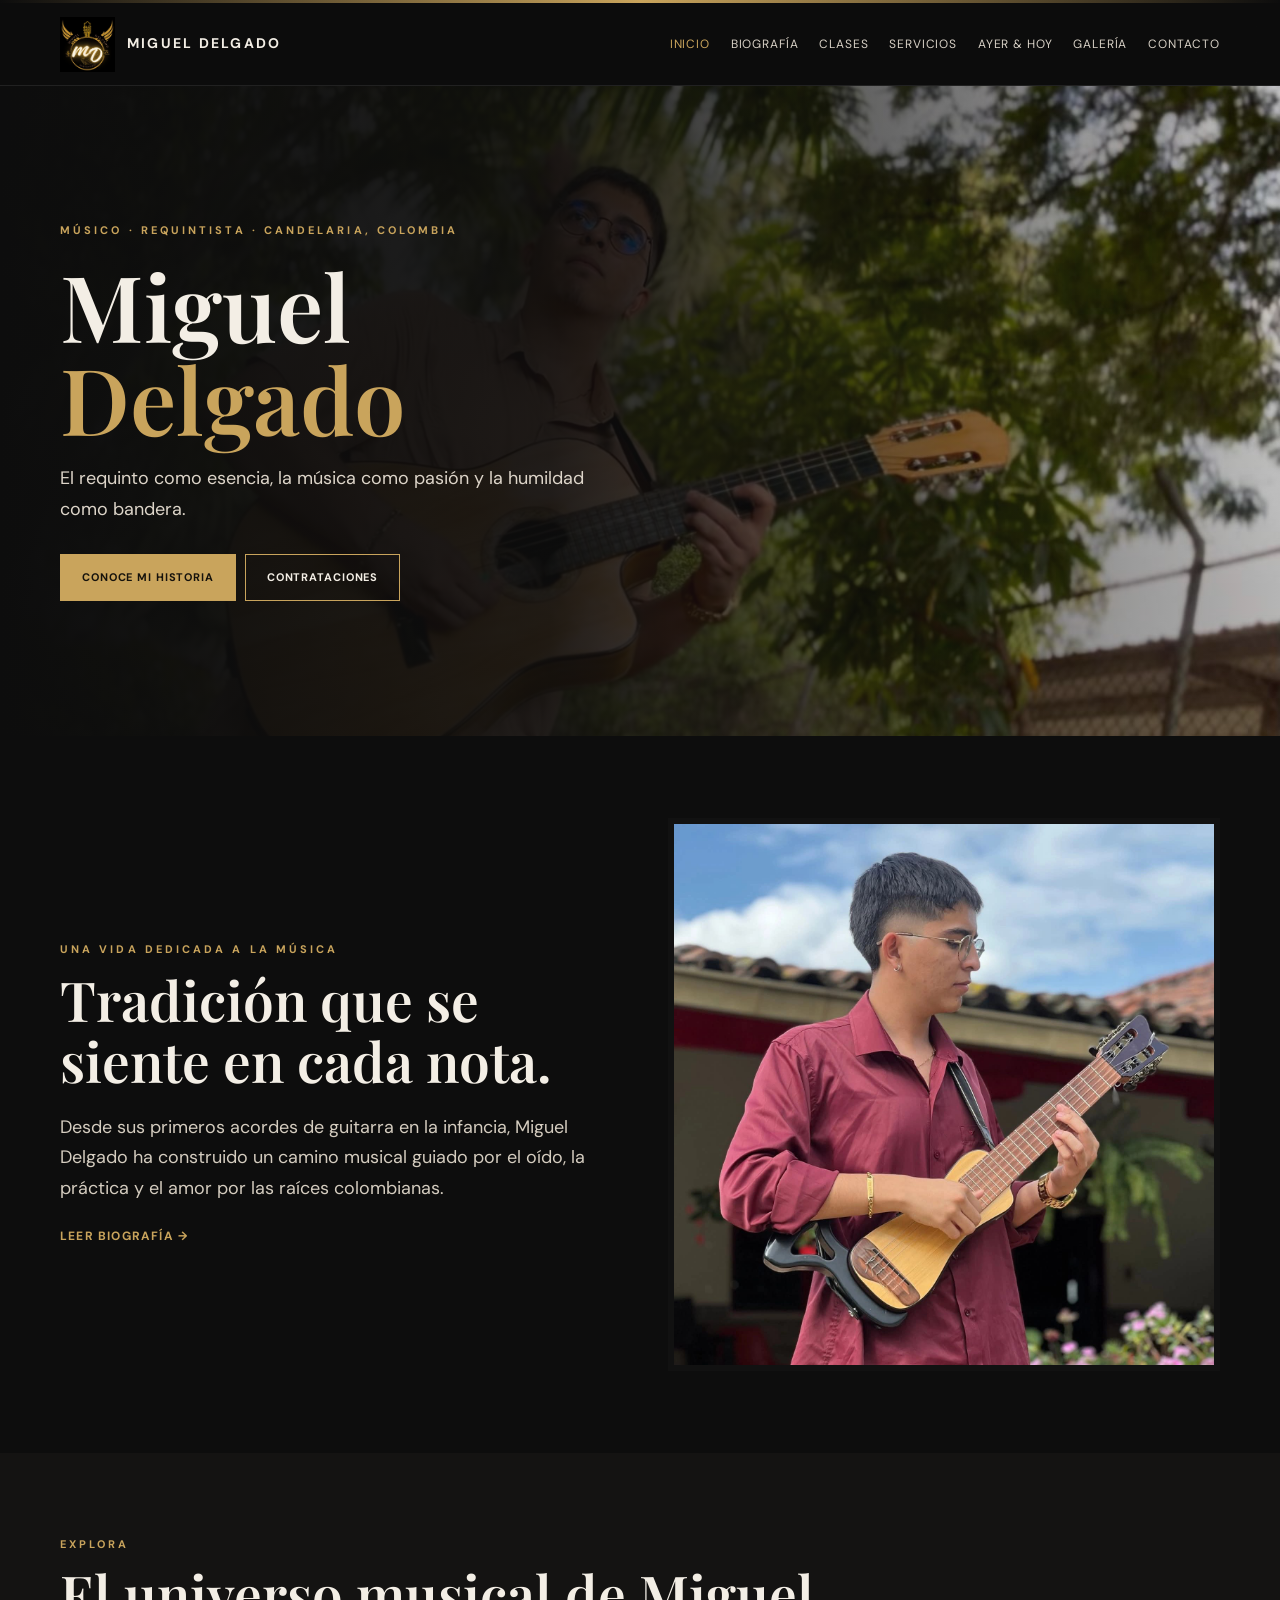
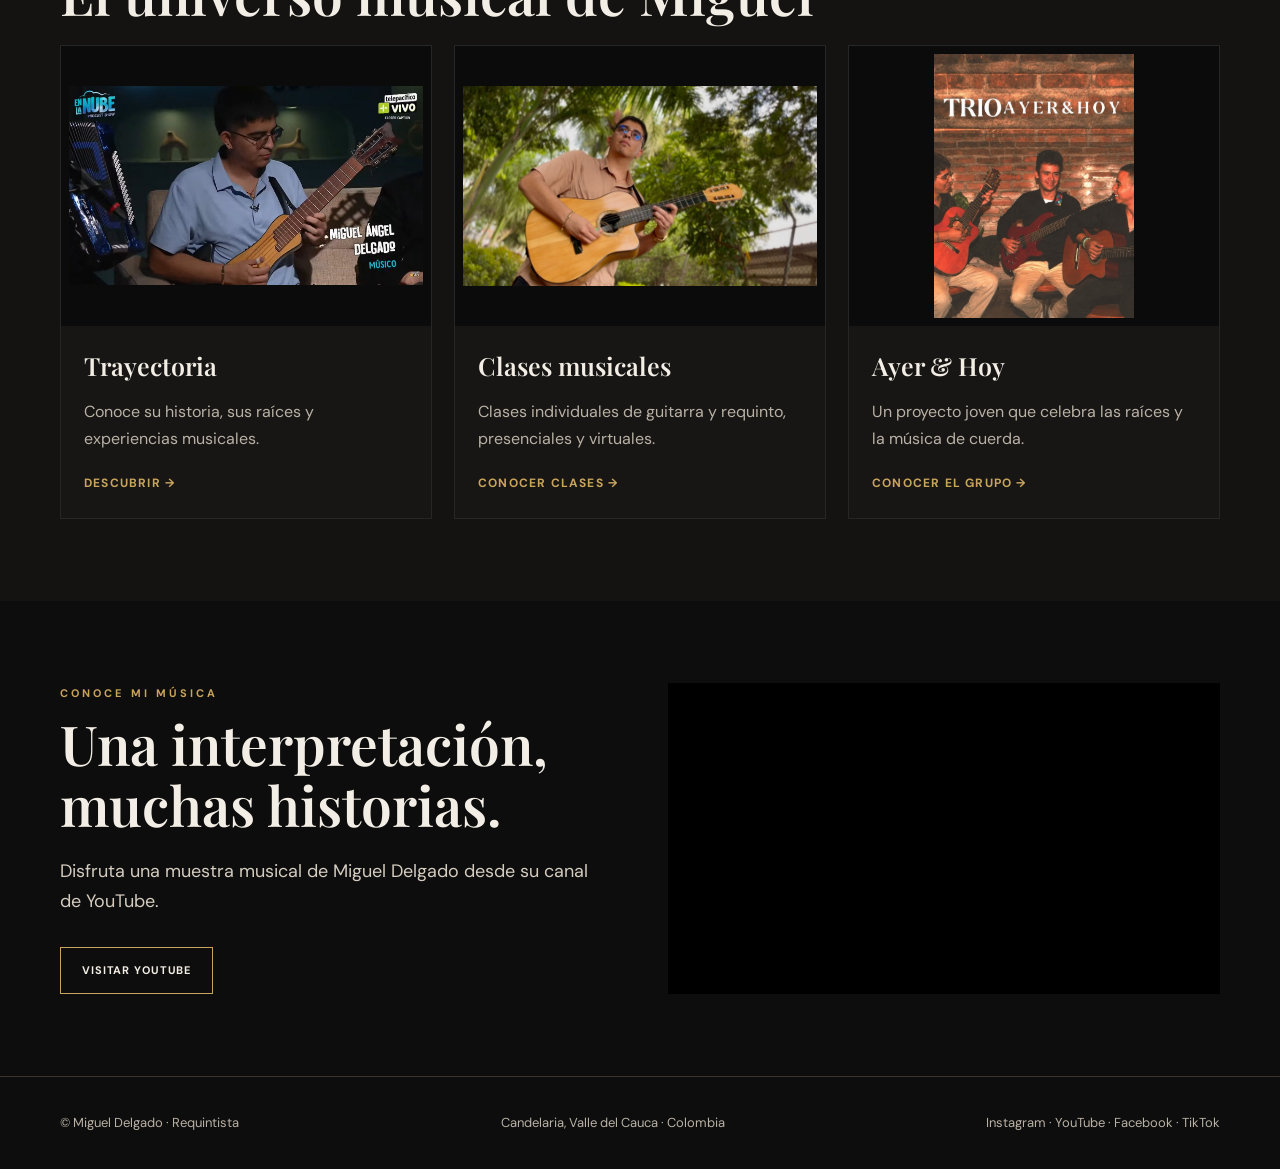
<file: index.html>
<!doctype html><html lang="es"><head><meta charset="utf-8"><meta name="viewport" content="width=device-width, initial-scale=1"><meta name="description" content="Miguel Delgado, músico requintista de Candelaria, Valle del Cauca. Clases, serenatas, presentaciones y música."><title>Index | Miguel Delgado</title><link rel="stylesheet" href="styles.css"></head><body><div class="topline"></div><header><div class="wrap nav"><a class="brand" href="index.html"><img src="assets/logo-miguel.png" alt="Logo Miguel Delgado"><span>MIGUEL DELGADO</span></a><button class="menu" aria-label="Abrir menú">MENÚ</button><nav class="links"><a href="index.html">Inicio</a><a href="biografia.html">Biografía</a><a href="clases.html">Clases</a><a href="servicios.html">Servicios</a><a href="ayer-hoy.html">Ayer & Hoy</a><a href="galeria.html">Galería</a><a href="contacto.html">Contacto</a></nav></div></header><main><section class="hero"><div class="wrap"><div class="inner"><div class="eyebrow">Músico · Requintista · Candelaria, Colombia</div><h1>Miguel<br><span class="gold">Delgado</span></h1><p>El requinto como esencia, la música como pasión y la humildad como bandera.</p><a class="btn primary" href="biografia.html">Conoce mi historia</a><a class="btn" href="contacto.html">Contrataciones</a></div></div></section><section class="section"><div class="wrap split"><div><div class="eyebrow">Una vida dedicada a la música</div><h2>Tradición que se siente en cada nota.</h2><p class="lead">Desde sus primeros acordes de guitarra en la infancia, Miguel Delgado ha construido un camino musical guiado por el oído, la práctica y el amor por las raíces colombianas.</p><a class="textlink" href="biografia.html">Leer biografía →</a></div><img src="assets/miguel-requinto-1.jpg" alt="Miguel Delgado interpretando el requinto"></div></section><section class="section alt"><div class="wrap"><div class="eyebrow">Explora</div><h2>El universo musical de Miguel</h2><div class="grid"><article class="card"><img src="assets/telepacifico.jpg" alt="Miguel en Telepacífico"><div class="pad"><h3>Trayectoria</h3><p>Conoce su historia, sus raíces y experiencias musicales.</p><a class="textlink" href="biografia.html">Descubrir →</a></div></article><article class="card"><img src="assets/miguel-requinto-2.jpg" alt="Miguel tocando guitarra"><div class="pad"><h3>Clases musicales</h3><p>Clases individuales de guitarra y requinto, presenciales y virtuales.</p><a class="textlink" href="clases.html">Conocer clases →</a></div></article><article class="card"><img src="assets/grupo-ayer-hoy.jpg" alt="Grupo Ayer y Hoy"><div class="pad"><h3>Ayer & Hoy</h3><p>Un proyecto joven que celebra las raíces y la música de cuerda.</p><a class="textlink" href="ayer-hoy.html">Conocer el grupo →</a></div></article></div></div></section><section class="section"><div class="wrap split"><div><div class="eyebrow">Conoce mi música</div><h2>Una interpretación, muchas historias.</h2><p class="lead">Disfruta una muestra musical de Miguel Delgado desde su canal de YouTube.</p><a class="btn" href="https://www.youtube.com/@migueldelgado_requinto" target="_blank">Visitar YouTube</a></div><div class="video"><iframe src="https://www.youtube-nocookie.com/embed/1gPIoGZis90" title="Vídeo de Miguel Delgado" loading="lazy" allow="accelerometer; autoplay; clipboard-write; encrypted-media; gyroscope; picture-in-picture; web-share" allowfullscreen></iframe></div></div></section></main><footer><div class="wrap foot"><div>© Miguel Delgado · Requintista</div><div>Candelaria, Valle del Cauca · Colombia</div><div><a href="https://www.instagram.com/migueldelgado526/" target="_blank" rel="noopener">Instagram</a> · <a href="https://www.youtube.com/@migueldelgado_requinto" target="_blank" rel="noopener">YouTube</a> · <a href="https://www.facebook.com/share/1Fcs1bS8Py/?mibextid=wwXIfr" target="_blank" rel="noopener">Facebook</a> · <a href="https://www.tiktok.com/@miguel.delgado0729?is_from_webapp=1&amp;sender_device=pc" target="_blank" rel="noopener">TikTok</a></div></div></footer><script src="script.js"></script></body></html>
</file>
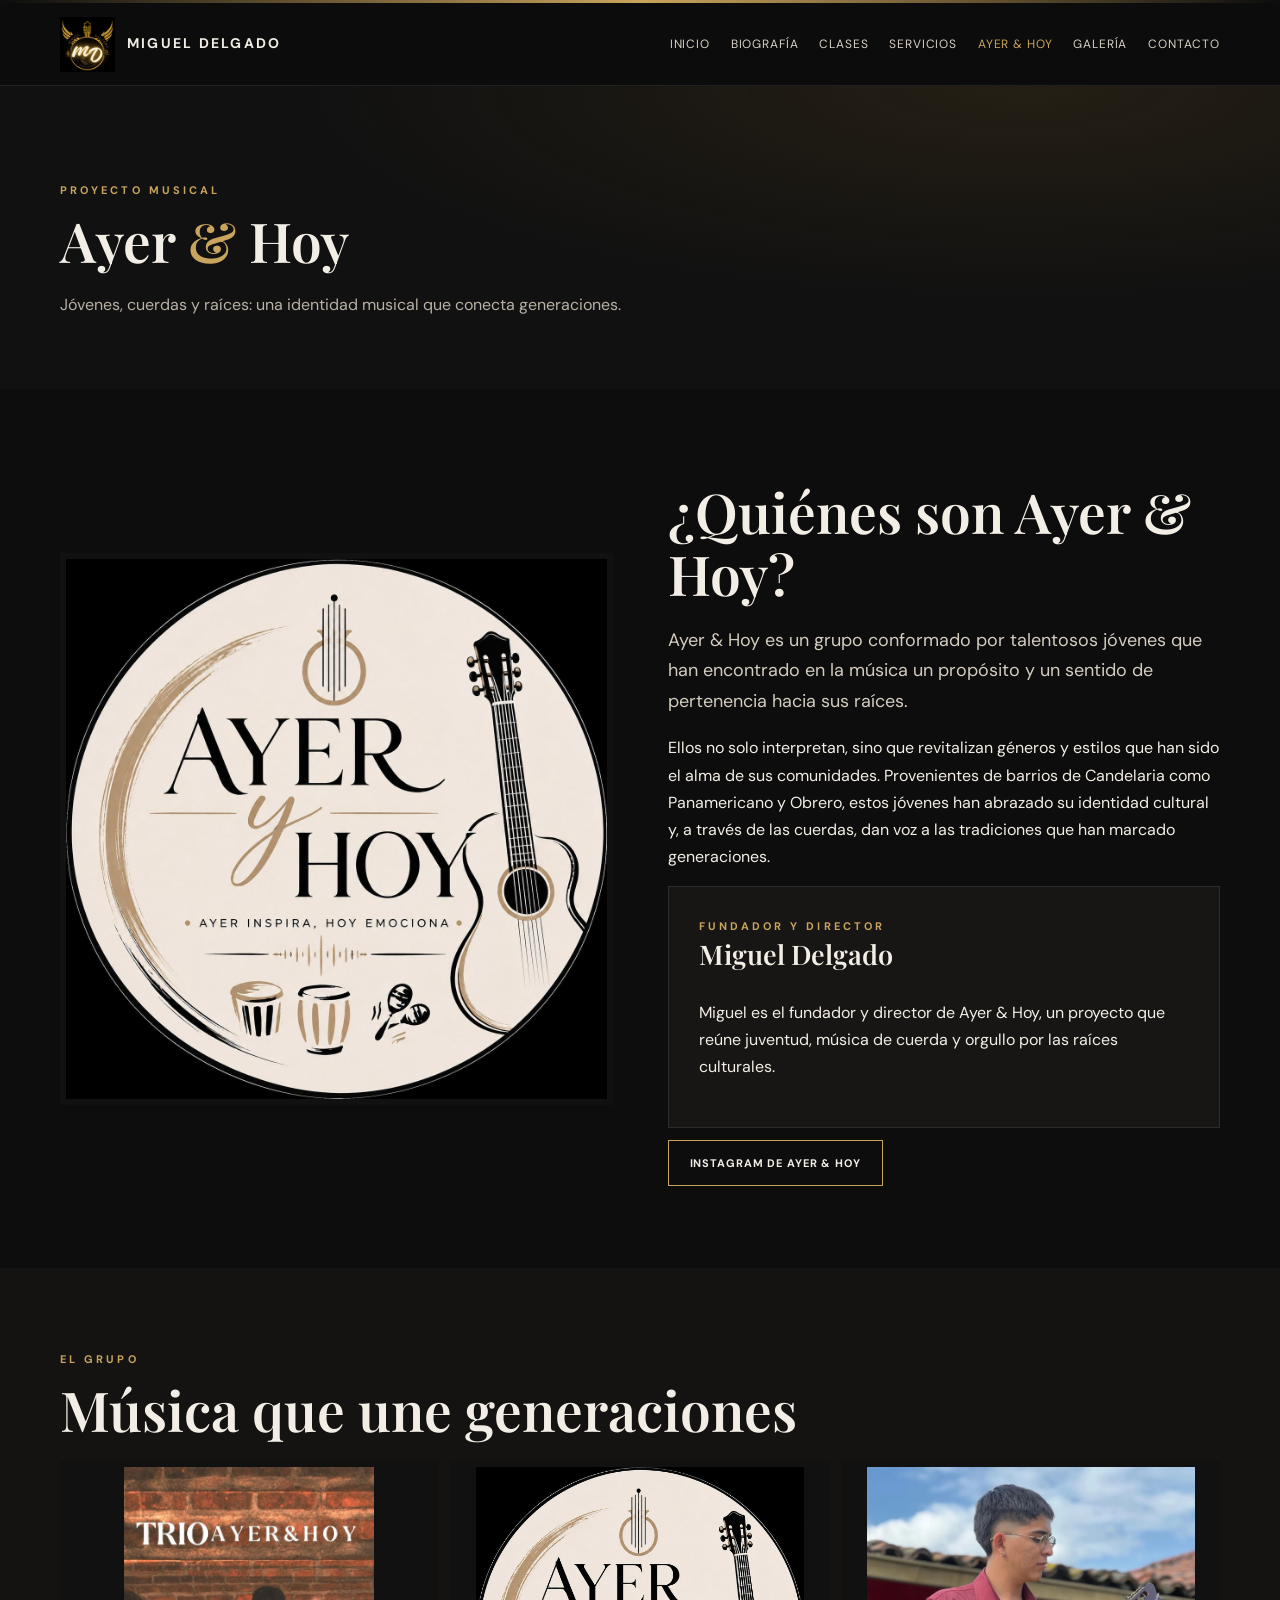
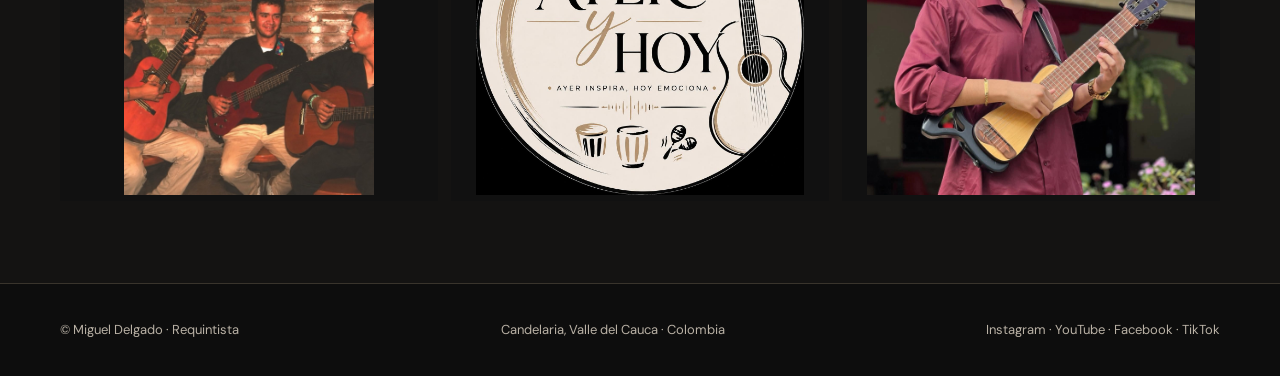
<file: ayer-hoy.html>
<!doctype html><html lang="es"><head><meta charset="utf-8"><meta name="viewport" content="width=device-width, initial-scale=1"><meta name="description" content="Miguel Delgado, músico requintista de Candelaria, Valle del Cauca. Clases, serenatas, presentaciones y música."><title>Ayer Hoy | Miguel Delgado</title><link rel="stylesheet" href="styles.css"></head><body><div class="topline"></div><header><div class="wrap nav"><a class="brand" href="index.html"><img src="assets/logo-miguel.png" alt="Logo Miguel Delgado"><span>MIGUEL DELGADO</span></a><button class="menu" aria-label="Abrir menú">MENÚ</button><nav class="links"><a href="index.html">Inicio</a><a href="biografia.html">Biografía</a><a href="clases.html">Clases</a><a href="servicios.html">Servicios</a><a href="ayer-hoy.html">Ayer & Hoy</a><a href="galeria.html">Galería</a><a href="contacto.html">Contacto</a></nav></div></header><main><section class="pagehead"><div class="wrap"><div class="eyebrow">Proyecto musical</div><h1>Ayer <span class="gold">&</span> Hoy</h1><p>Jóvenes, cuerdas y raíces: una identidad musical que conecta generaciones.</p></div></section><section class="section"><div class="wrap split"><img src="assets/logo-ayer-hoy.png" alt="Logotipo del grupo Ayer y Hoy"><div><h2>¿Quiénes son Ayer & Hoy?</h2><p class="lead">Ayer & Hoy es un grupo conformado por talentosos jóvenes que han encontrado en la música un propósito y un sentido de pertenencia hacia sus raíces.</p><p>Ellos no solo interpretan, sino que revitalizan géneros y estilos que han sido el alma de sus comunidades. Provenientes de barrios de Candelaria como Panamericano y Obrero, estos jóvenes han abrazado su identidad cultural y, a través de las cuerdas, dan voz a las tradiciones que han marcado generaciones.</p><div class="feature"><div class="eyebrow">Fundador y director</div><h3>Miguel Delgado</h3><p>Miguel es el fundador y director de Ayer & Hoy, un proyecto que reúne juventud, música de cuerda y orgullo por las raíces culturales.</p></div><a class="btn" href="https://www.instagram.com/ayery_hoy24/" target="_blank">Instagram de Ayer & Hoy</a></div></div></section><section class="section alt"><div class="wrap"><div class="eyebrow">El grupo</div><h2>Música que une generaciones</h2><div class="gallery"><img src="assets/grupo-ayer-hoy.jpg" alt="Integrantes del grupo Ayer y Hoy"><img src="assets/logo-ayer-hoy.png" alt="Logo Ayer y Hoy"><img src="assets/miguel-requinto-1.jpg" alt="Miguel Delgado, fundador y director"></div></div></section></main><footer><div class="wrap foot"><div>© Miguel Delgado · Requintista</div><div>Candelaria, Valle del Cauca · Colombia</div><div><a href="https://www.instagram.com/migueldelgado526/" target="_blank" rel="noopener">Instagram</a> · <a href="https://www.youtube.com/@migueldelgado_requinto" target="_blank" rel="noopener">YouTube</a> · <a href="https://www.facebook.com/share/1Fcs1bS8Py/?mibextid=wwXIfr" target="_blank" rel="noopener">Facebook</a> · <a href="https://www.tiktok.com/@miguel.delgado0729?is_from_webapp=1&amp;sender_device=pc" target="_blank" rel="noopener">TikTok</a></div></div></footer><script src="script.js"></script></body></html>
</file>
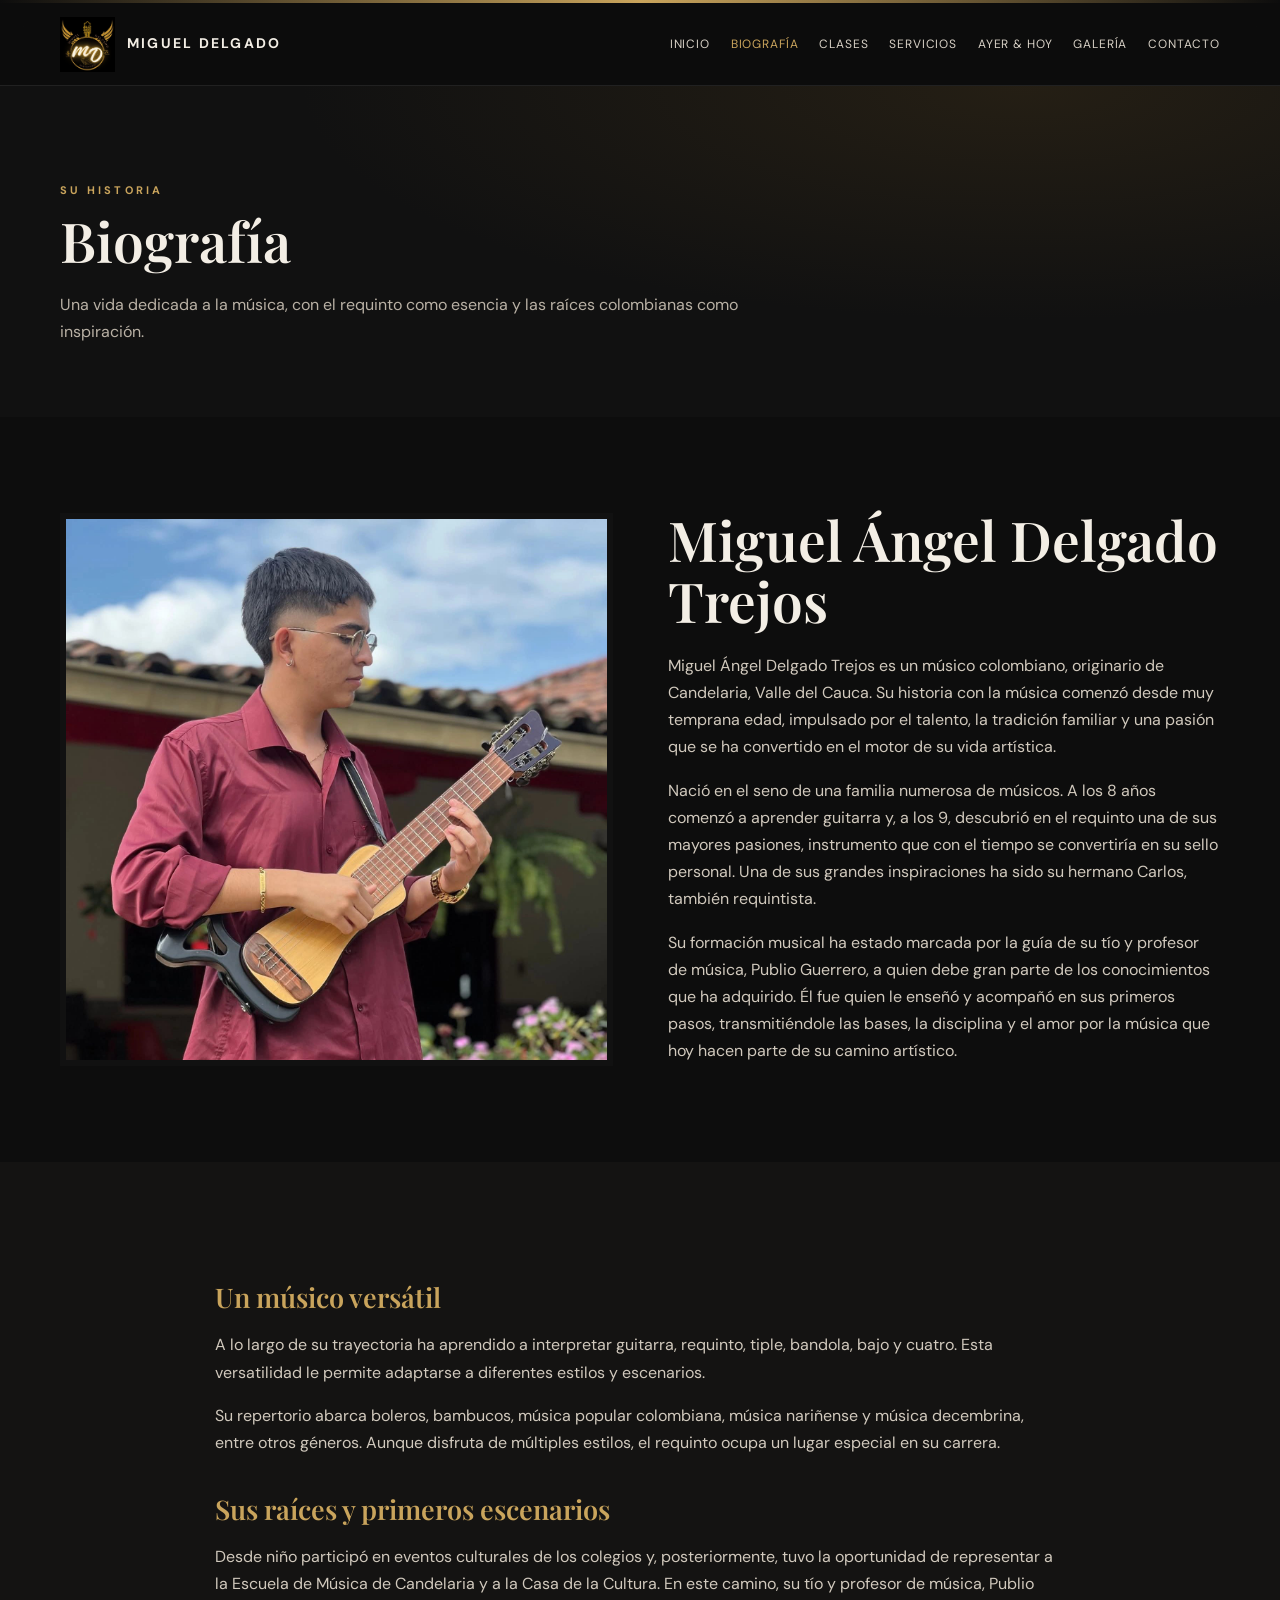
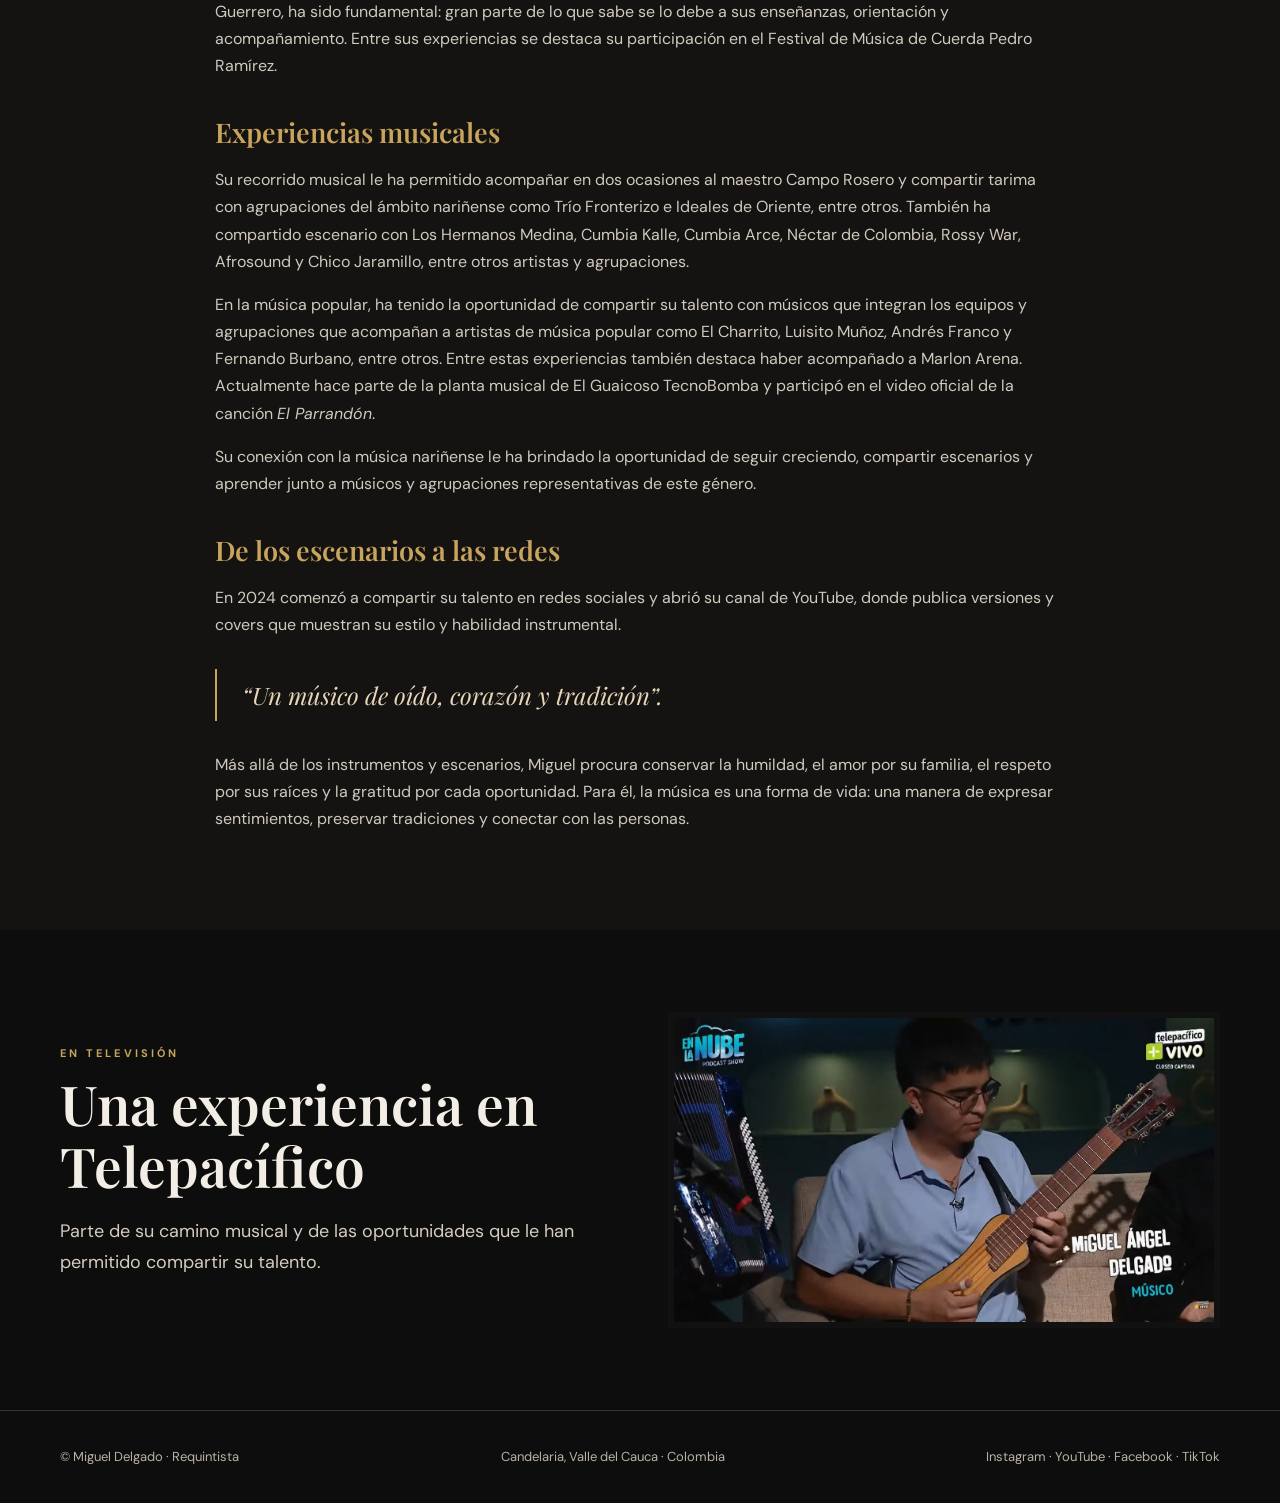
<file: biografia.html>
<!doctype html><html lang="es"><head><meta charset="utf-8"><meta name="viewport" content="width=device-width, initial-scale=1"><meta name="description" content="Miguel Delgado, músico requintista de Candelaria, Valle del Cauca. Clases, serenatas, presentaciones y música."><title>Biografia | Miguel Delgado</title><link rel="stylesheet" href="styles.css"></head><body><div class="topline"></div><header><div class="wrap nav"><a class="brand" href="index.html"><img src="assets/logo-miguel.png" alt="Logo Miguel Delgado"><span>MIGUEL DELGADO</span></a><button class="menu" aria-label="Abrir menú">MENÚ</button><nav class="links"><a href="index.html">Inicio</a><a href="biografia.html">Biografía</a><a href="clases.html">Clases</a><a href="servicios.html">Servicios</a><a href="ayer-hoy.html">Ayer & Hoy</a><a href="galeria.html">Galería</a><a href="contacto.html">Contacto</a></nav></div></header><main><section class="pagehead"><div class="wrap"><div class="eyebrow">Su historia</div><h1>Biografía</h1><p>Una vida dedicada a la música, con el requinto como esencia y las raíces colombianas como inspiración.</p></div></section><section class="section"><div class="wrap split"><img src="assets/miguel-requinto-1.jpg" alt="Miguel Delgado con su requinto"><div class="prose"><h2>Miguel Ángel Delgado Trejos</h2><p>Miguel Ángel Delgado Trejos es un músico colombiano, originario de Candelaria, Valle del Cauca. Su historia con la música comenzó desde muy temprana edad, impulsado por el talento, la tradición familiar y una pasión que se ha convertido en el motor de su vida artística.</p><p>Nació en el seno de una familia numerosa de músicos. A los 8 años comenzó a aprender guitarra y, a los 9, descubrió en el requinto una de sus mayores pasiones, instrumento que con el tiempo se convertiría en su sello personal. Una de sus grandes inspiraciones ha sido su hermano Carlos, también requintista.</p><p>Su formación musical ha estado marcada por la guía de su tío y profesor de música, Publio Guerrero, a quien debe gran parte de los conocimientos que ha adquirido. Él fue quien le enseñó y acompañó en sus primeros pasos, transmitiéndole las bases, la disciplina y el amor por la música que hoy hacen parte de su camino artístico.</p></div></div></section><section class="section alt"><div class="wrap prose"><h3>Un músico versátil</h3><p>A lo largo de su trayectoria ha aprendido a interpretar guitarra, requinto, tiple, bandola, bajo y cuatro. Esta versatilidad le permite adaptarse a diferentes estilos y escenarios.</p><p>Su repertorio abarca boleros, bambucos, música popular colombiana, música nariñense y música decembrina, entre otros géneros. Aunque disfruta de múltiples estilos, el requinto ocupa un lugar especial en su carrera.</p><h3>Sus raíces y primeros escenarios</h3><p>Desde niño participó en eventos culturales de los colegios y, posteriormente, tuvo la oportunidad de representar a la Escuela de Música de Candelaria y a la Casa de la Cultura. En este camino, su tío y profesor de música, Publio Guerrero, ha sido fundamental: gran parte de lo que sabe se lo debe a sus enseñanzas, orientación y acompañamiento. Entre sus experiencias se destaca su participación en el Festival de Música de Cuerda Pedro Ramírez.</p><h3>Experiencias musicales</h3><p>Su recorrido musical le ha permitido acompañar en dos ocasiones al maestro Campo Rosero y compartir tarima con agrupaciones del ámbito nariñense como Trío Fronterizo e Ideales de Oriente, entre otros. También ha compartido escenario con Los Hermanos Medina, Cumbia Kalle, Cumbia Arce, Néctar de Colombia, Rossy War, Afrosound y Chico Jaramillo, entre otros artistas y agrupaciones.
</p><p>En la música popular, ha tenido la oportunidad de compartir su talento con músicos que integran los equipos y agrupaciones que acompañan a artistas de música popular como El Charrito, Luisito Muñoz, Andrés Franco y Fernando Burbano, entre otros. Entre estas experiencias también destaca haber acompañado a Marlon Arena. Actualmente hace parte de la planta musical de El Guaicoso TecnoBomba y participó en el video oficial de la canción <em>El Parrandón</em>.</p><p>Su conexión con la música nariñense le ha brindado la oportunidad de seguir creciendo, compartir escenarios y aprender junto a músicos y agrupaciones representativas de este género.</p><h3>De los escenarios a las redes</h3><p>En 2024 comenzó a compartir su talento en redes sociales y abrió su canal de YouTube, donde publica versiones y covers que muestran su estilo y habilidad instrumental.</p><div class="quote">“Un músico de oído, corazón y tradición”.</div><p>Más allá de los instrumentos y escenarios, Miguel procura conservar la humildad, el amor por su familia, el respeto por sus raíces y la gratitud por cada oportunidad. Para él, la música es una forma de vida: una manera de expresar sentimientos, preservar tradiciones y conectar con las personas.</p></div></section><section class="section"><div class="wrap split"><div><div class="eyebrow">En televisión</div><h2>Una experiencia en Telepacífico</h2><p class="lead">Parte de su camino musical y de las oportunidades que le han permitido compartir su talento.</p></div><img src="assets/telepacifico.jpg" alt="Miguel Delgado en Telepacífico"></div></section></main><footer><div class="wrap foot"><div>© Miguel Delgado · Requintista</div><div>Candelaria, Valle del Cauca · Colombia</div><div><a href="https://www.instagram.com/migueldelgado526/" target="_blank" rel="noopener">Instagram</a> · <a href="https://www.youtube.com/@migueldelgado_requinto" target="_blank" rel="noopener">YouTube</a> · <a href="https://www.facebook.com/share/1Fcs1bS8Py/?mibextid=wwXIfr" target="_blank" rel="noopener">Facebook</a> · <a href="https://www.tiktok.com/@miguel.delgado0729?is_from_webapp=1&amp;sender_device=pc" target="_blank" rel="noopener">TikTok</a></div></div></footer><script src="script.js"></script></body></html>
</file>
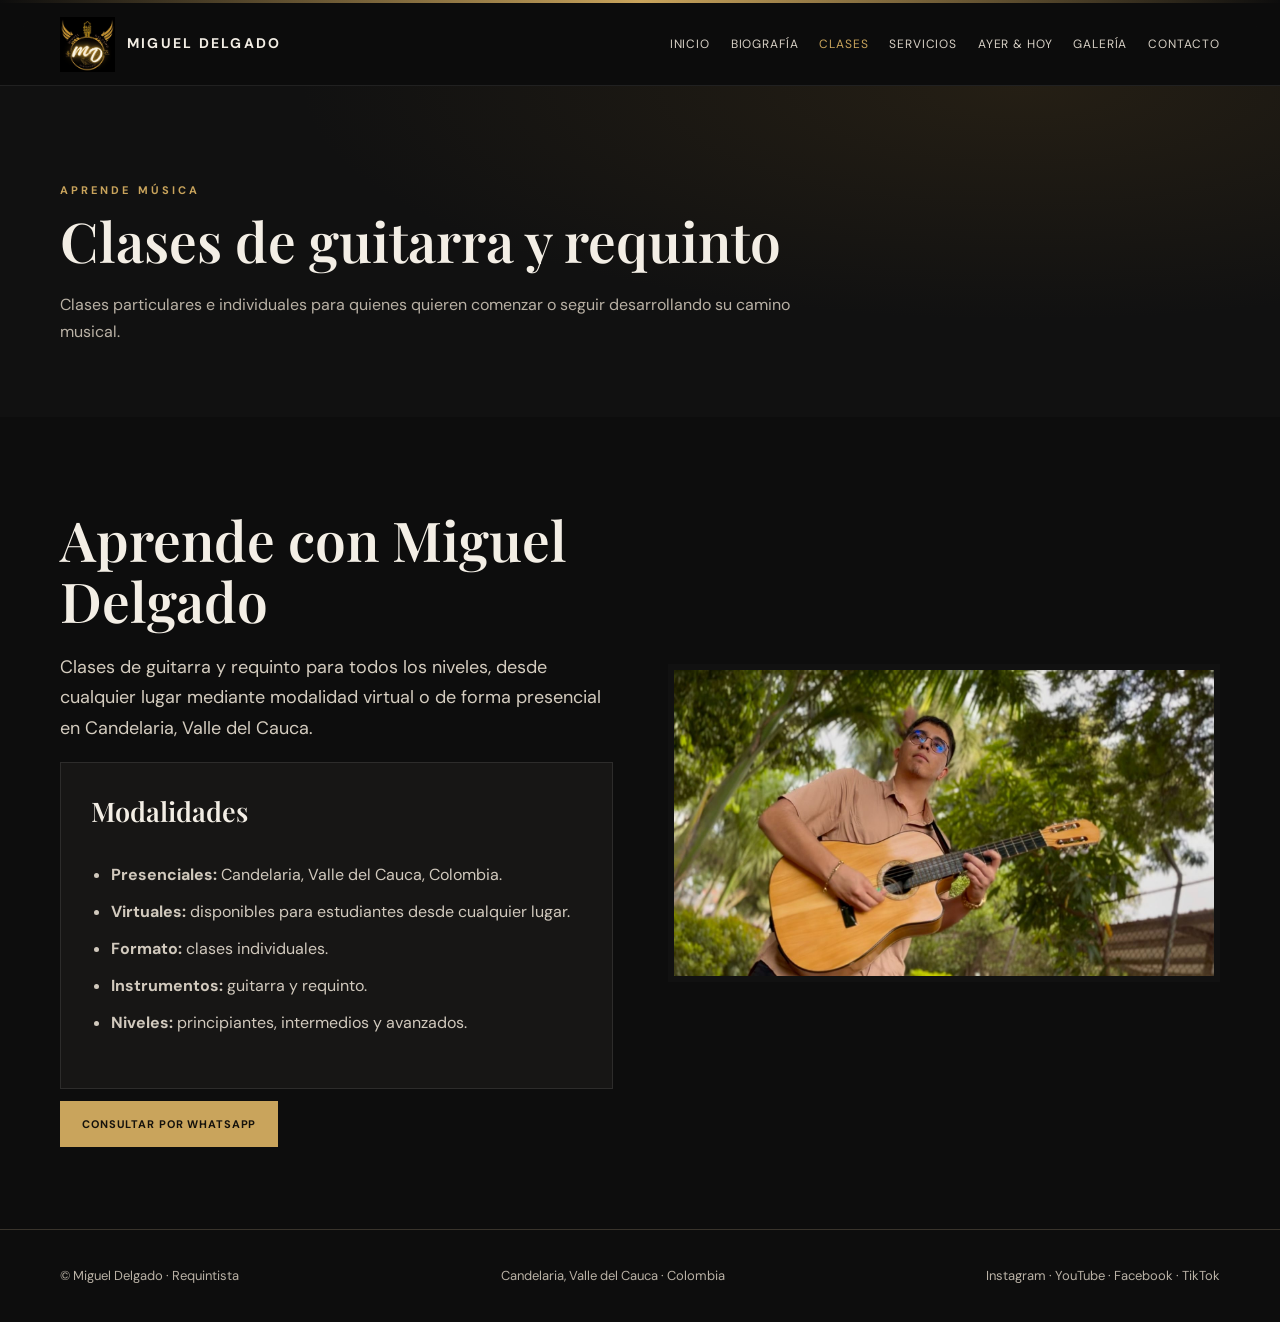
<file: clases.html>
<!doctype html><html lang="es"><head><meta charset="utf-8"><meta name="viewport" content="width=device-width, initial-scale=1"><meta name="description" content="Miguel Delgado, músico requintista de Candelaria, Valle del Cauca. Clases, serenatas, presentaciones y música."><title>Clases | Miguel Delgado</title><link rel="stylesheet" href="styles.css"></head><body><div class="topline"></div><header><div class="wrap nav"><a class="brand" href="index.html"><img src="assets/logo-miguel.png" alt="Logo Miguel Delgado"><span>MIGUEL DELGADO</span></a><button class="menu" aria-label="Abrir menú">MENÚ</button><nav class="links"><a href="index.html">Inicio</a><a href="biografia.html">Biografía</a><a href="clases.html">Clases</a><a href="servicios.html">Servicios</a><a href="ayer-hoy.html">Ayer & Hoy</a><a href="galeria.html">Galería</a><a href="contacto.html">Contacto</a></nav></div></header><main><section class="pagehead"><div class="wrap"><div class="eyebrow">Aprende música</div><h1>Clases de guitarra y requinto</h1><p>Clases particulares e individuales para quienes quieren comenzar o seguir desarrollando su camino musical.</p></div></section><section class="section"><div class="wrap split"><div><h2>Aprende con Miguel Delgado</h2><p class="lead">Clases de guitarra y requinto para todos los niveles, desde cualquier lugar mediante modalidad virtual o de forma presencial en Candelaria, Valle del Cauca.</p><div class="feature"><h3>Modalidades</h3><ul class="list"><li><b>Presenciales:</b> Candelaria, Valle del Cauca, Colombia.</li><li><b>Virtuales:</b> disponibles para estudiantes desde cualquier lugar.</li><li><b>Formato:</b> clases individuales.</li><li><b>Instrumentos:</b> guitarra y requinto.</li><li><b>Niveles:</b> principiantes, intermedios y avanzados.</li></ul></div><a class="btn primary" href="https://wa.me/573226481501?text=Hola%20Miguel%2C%20quiero%20informaci%C3%B3n%20sobre%20tus%20clases." target="_blank">Consultar por WhatsApp</a></div><img src="assets/miguel-requinto-2.jpg" alt="Miguel Delgado tocando guitarra"></div></section></main><footer><div class="wrap foot"><div>© Miguel Delgado · Requintista</div><div>Candelaria, Valle del Cauca · Colombia</div><div><a href="https://www.instagram.com/migueldelgado526/" target="_blank" rel="noopener">Instagram</a> · <a href="https://www.youtube.com/@migueldelgado_requinto" target="_blank" rel="noopener">YouTube</a> · <a href="https://www.facebook.com/share/1Fcs1bS8Py/?mibextid=wwXIfr" target="_blank" rel="noopener">Facebook</a> · <a href="https://www.tiktok.com/@miguel.delgado0729?is_from_webapp=1&amp;sender_device=pc" target="_blank" rel="noopener">TikTok</a></div></div></footer><script src="script.js"></script></body></html>
</file>
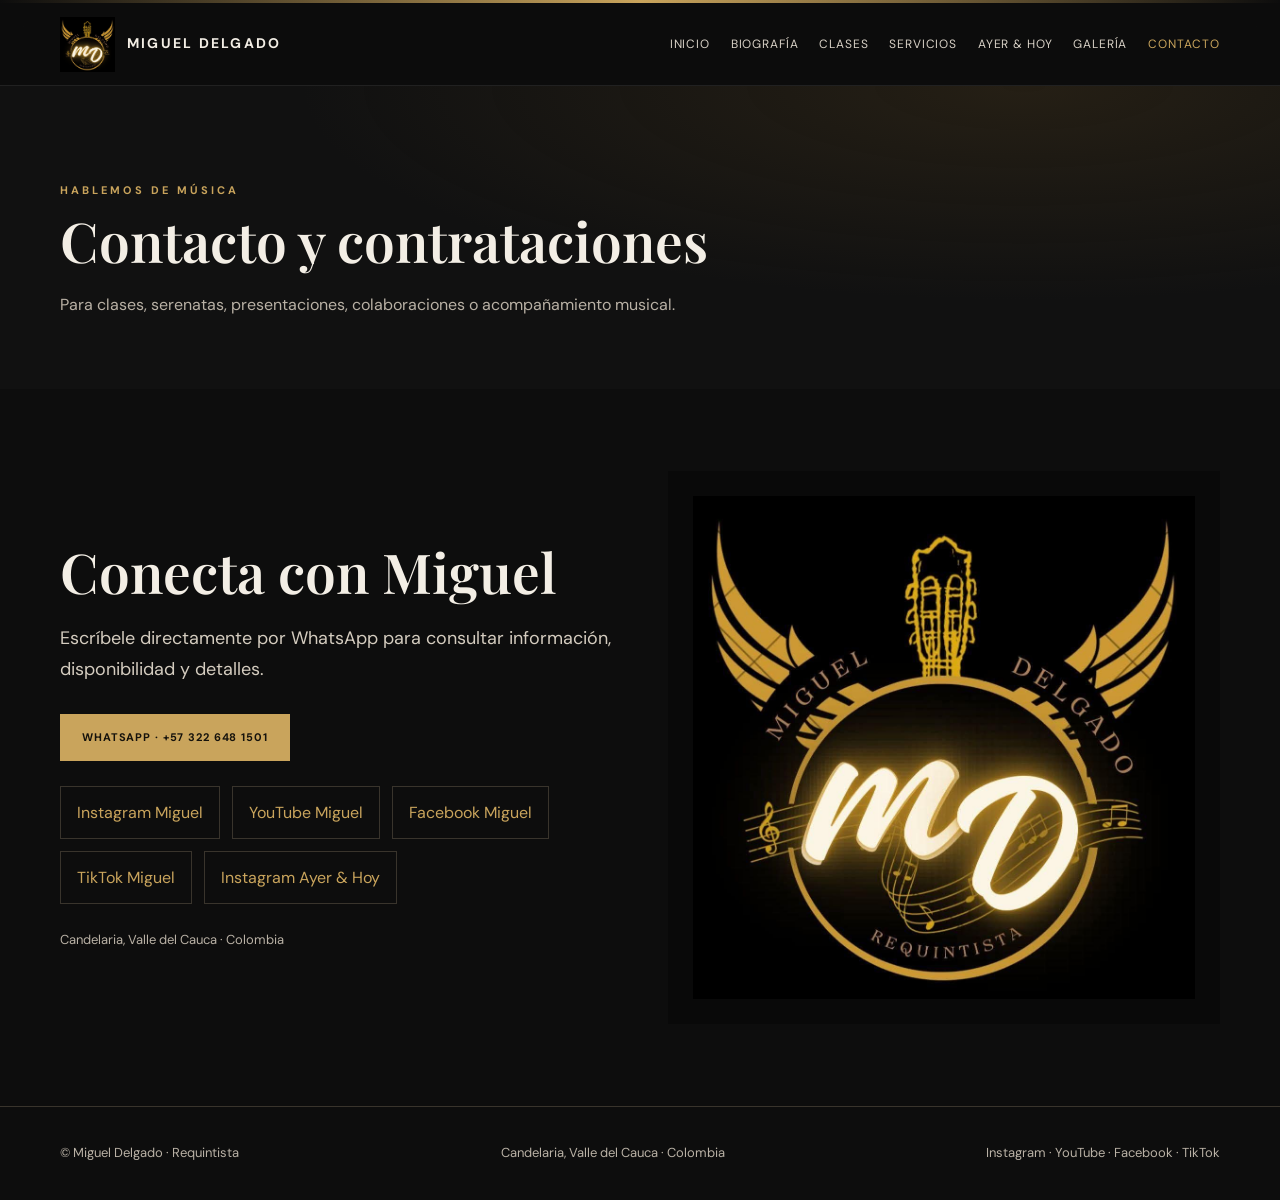
<file: contacto.html>
<!doctype html><html lang="es"><head><meta charset="utf-8"><meta name="viewport" content="width=device-width, initial-scale=1"><meta name="description" content="Miguel Delgado, músico requintista de Candelaria, Valle del Cauca. Clases, serenatas, presentaciones y música."><title>Contacto | Miguel Delgado</title><link rel="stylesheet" href="styles.css"></head><body><div class="topline"></div><header><div class="wrap nav"><a class="brand" href="index.html"><img src="assets/logo-miguel.png" alt="Logo Miguel Delgado"><span>MIGUEL DELGADO</span></a><button class="menu" aria-label="Abrir menú">MENÚ</button><nav class="links"><a href="index.html">Inicio</a><a href="biografia.html">Biografía</a><a href="clases.html">Clases</a><a href="servicios.html">Servicios</a><a href="ayer-hoy.html">Ayer & Hoy</a><a href="galeria.html">Galería</a><a href="contacto.html">Contacto</a></nav></div></header><main><section class="pagehead"><div class="wrap"><div class="eyebrow">Hablemos de música</div><h1>Contacto y contrataciones</h1><p>Para clases, serenatas, presentaciones, colaboraciones o acompañamiento musical.</p></div></section><section class="section"><div class="wrap split"><div><h2>Conecta con Miguel</h2><p class="lead">Escríbele directamente por WhatsApp para consultar información, disponibilidad y detalles.</p><a class="btn primary" href="https://wa.me/573226481501" target="_blank">WhatsApp · +57 322 648 1501</a><div style="height:25px"></div><div class="socials"><a href="https://www.instagram.com/migueldelgado526/" target="_blank">Instagram Miguel</a><a href="https://www.youtube.com/@migueldelgado_requinto" target="_blank" rel="noopener">YouTube Miguel</a><a href="https://www.facebook.com/share/1Fcs1bS8Py/?mibextid=wwXIfr" target="_blank" rel="noopener">Facebook Miguel</a><a href="https://www.tiktok.com/@miguel.delgado0729?is_from_webapp=1&amp;sender_device=pc" target="_blank" rel="noopener">TikTok Miguel</a><a href="https://www.instagram.com/ayery_hoy24/" target="_blank" rel="noopener">Instagram Ayer & Hoy</a></div><p class="small" style="margin-top:25px">Candelaria, Valle del Cauca · Colombia</p></div><img src="assets/logo-miguel.png" alt="Logotipo de Miguel Delgado" style="object-fit:contain;background:#090909;padding:25px"></div></section></main><footer><div class="wrap foot"><div>© Miguel Delgado · Requintista</div><div>Candelaria, Valle del Cauca · Colombia</div><div><a href="https://www.instagram.com/migueldelgado526/" target="_blank" rel="noopener">Instagram</a> · <a href="https://www.youtube.com/@migueldelgado_requinto" target="_blank" rel="noopener">YouTube</a> · <a href="https://www.facebook.com/share/1Fcs1bS8Py/?mibextid=wwXIfr" target="_blank" rel="noopener">Facebook</a> · <a href="https://www.tiktok.com/@miguel.delgado0729?is_from_webapp=1&amp;sender_device=pc" target="_blank" rel="noopener">TikTok</a></div></div></footer><script src="script.js"></script></body></html>
</file>
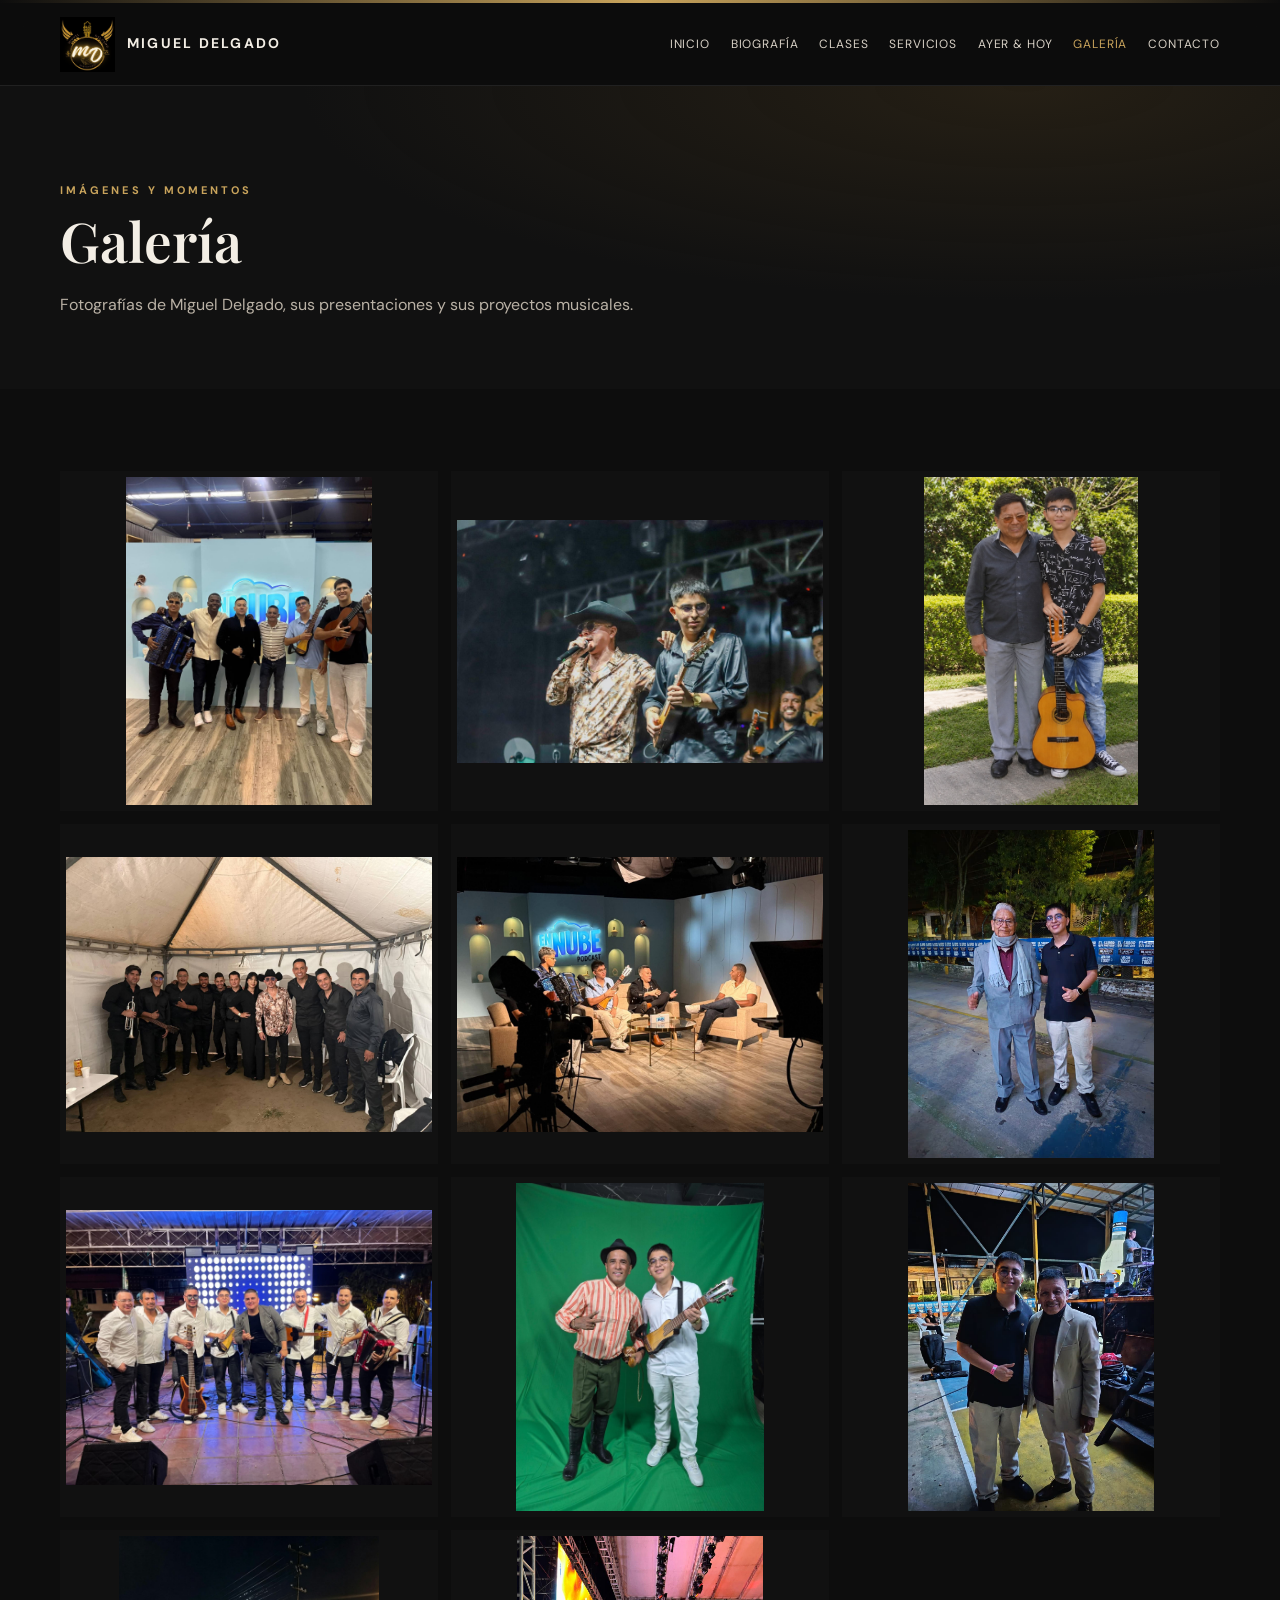
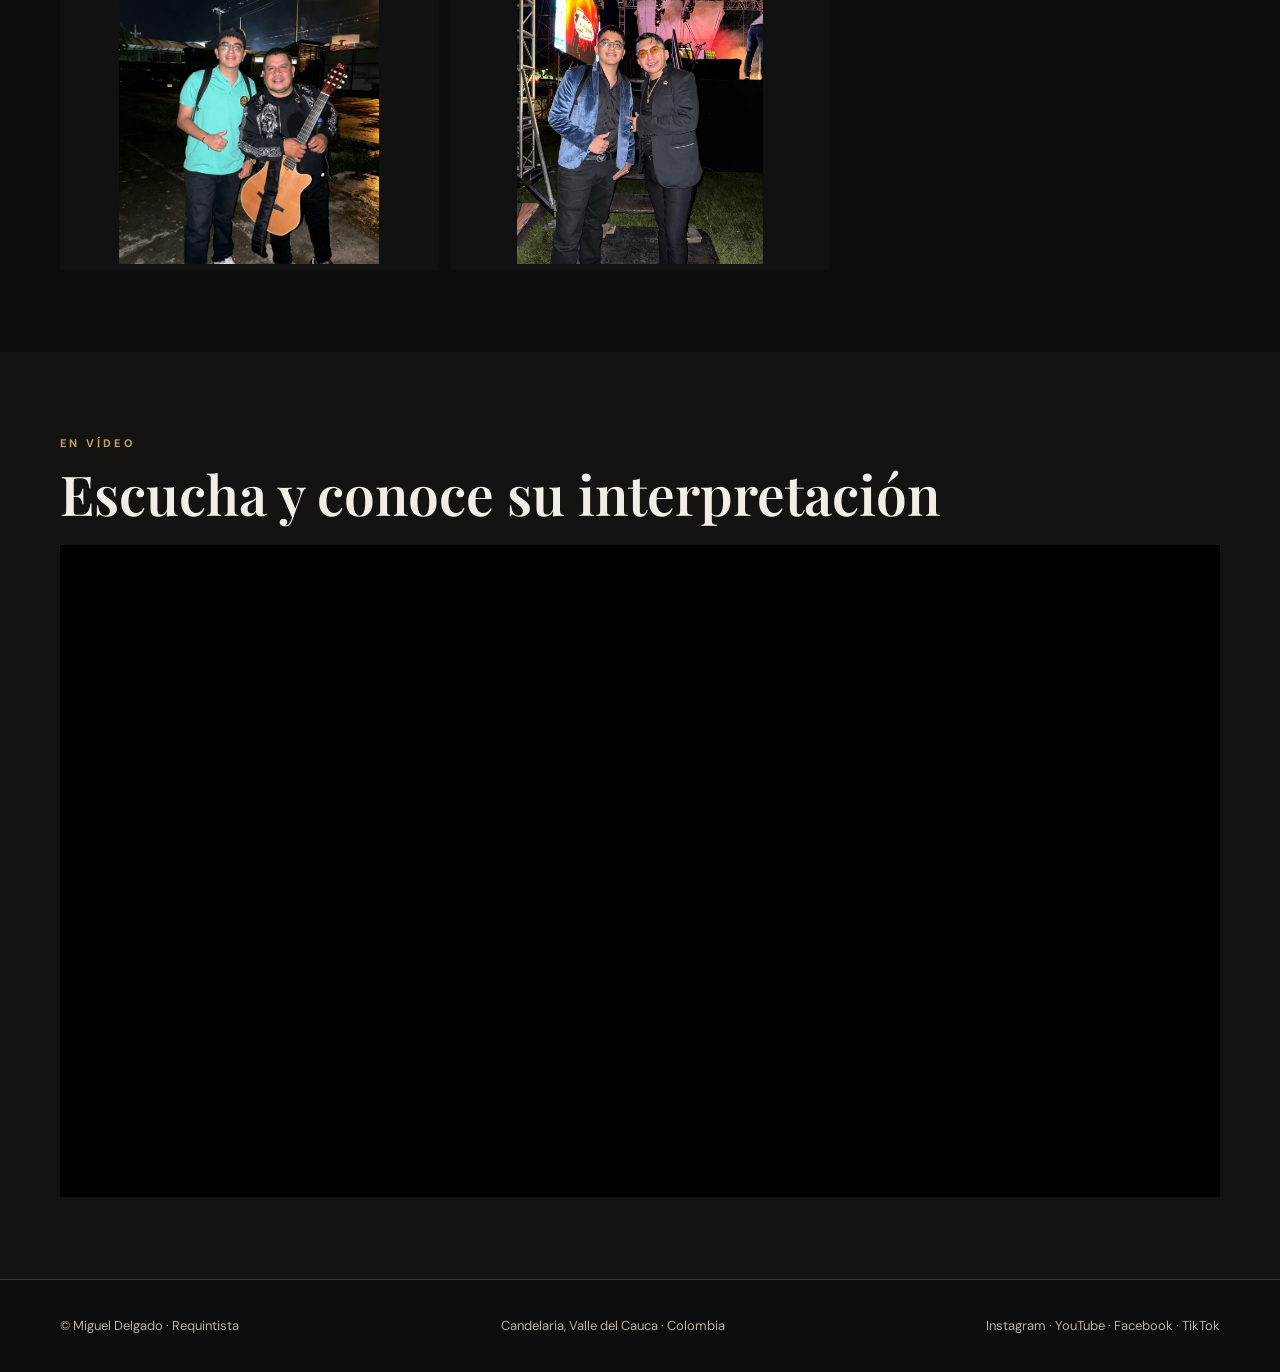
<file: galeria.html>
<!doctype html><html lang="es"><head><meta charset="utf-8"><meta name="viewport" content="width=device-width, initial-scale=1"><meta name="description" content="Miguel Delgado, músico requintista de Candelaria, Valle del Cauca. Clases, serenatas, presentaciones y música."><title>Galeria | Miguel Delgado</title><link rel="stylesheet" href="styles.css"></head><body><div class="topline"></div><header><div class="wrap nav"><a class="brand" href="index.html"><img src="assets/logo-miguel.png" alt="Logo Miguel Delgado"><span>MIGUEL DELGADO</span></a><button class="menu" aria-label="Abrir menú">MENÚ</button><nav class="links"><a href="index.html">Inicio</a><a href="biografia.html">Biografía</a><a href="clases.html">Clases</a><a href="servicios.html">Servicios</a><a href="ayer-hoy.html">Ayer & Hoy</a><a href="galeria.html">Galería</a><a href="contacto.html">Contacto</a></nav></div></header><main><section class="pagehead"><div class="wrap"><div class="eyebrow">Imágenes y momentos</div><h1>Galería</h1><p>Fotografías de Miguel Delgado, sus presentaciones y sus proyectos musicales.</p></div></section><section class="section"><div class="wrap"><div class="gallery"><img src="assets/galeria-nueva-01.jpg" alt="Fotografía de Miguel Delgado y su trayectoria musical" loading="lazy"><img src="assets/galeria-nueva-02.jpg" alt="Fotografía de Miguel Delgado y su trayectoria musical" loading="lazy"><img src="assets/galeria-nueva-03.jpg" alt="Fotografía de Miguel Delgado y su trayectoria musical" loading="lazy"><img src="assets/galeria-nueva-04.jpg" alt="Fotografía de Miguel Delgado y su trayectoria musical" loading="lazy"><img src="assets/galeria-nueva-05.jpg" alt="Fotografía de Miguel Delgado y su trayectoria musical" loading="lazy"><img src="assets/galeria-nueva-06.jpg" alt="Fotografía de Miguel Delgado y su trayectoria musical" loading="lazy"><img src="assets/galeria-nueva-07.jpg" alt="Fotografía de Miguel Delgado y su trayectoria musical" loading="lazy"><img src="assets/galeria-nueva-08.jpg" alt="Fotografía de Miguel Delgado y su trayectoria musical" loading="lazy"><img src="assets/galeria-nueva-09.jpg" alt="Fotografía de Miguel Delgado y su trayectoria musical" loading="lazy"><img src="assets/galeria-nueva-10.jpg" alt="Fotografía de Miguel Delgado y su trayectoria musical" loading="lazy"><img src="assets/galeria-nueva-11.jpg" alt="Fotografía de Miguel Delgado y su trayectoria musical" loading="lazy"></div></div></section><section class="section alt"><div class="wrap"><div class="eyebrow">En vídeo</div><h2>Escucha y conoce su interpretación</h2><div class="video"><iframe src="https://www.youtube-nocookie.com/embed/1gPIoGZis90" title="Vídeo de Miguel Delgado" loading="lazy" allowfullscreen></iframe></div></div></section></main><footer><div class="wrap foot"><div>© Miguel Delgado · Requintista</div><div>Candelaria, Valle del Cauca · Colombia</div><div><a href="https://www.instagram.com/migueldelgado526/" target="_blank" rel="noopener">Instagram</a> · <a href="https://www.youtube.com/@migueldelgado_requinto" target="_blank" rel="noopener">YouTube</a> · <a href="https://www.facebook.com/share/1Fcs1bS8Py/?mibextid=wwXIfr" target="_blank" rel="noopener">Facebook</a> · <a href="https://www.tiktok.com/@miguel.delgado0729?is_from_webapp=1&amp;sender_device=pc" target="_blank" rel="noopener">TikTok</a></div></div></footer><script src="script.js"></script></body></html>
</file>
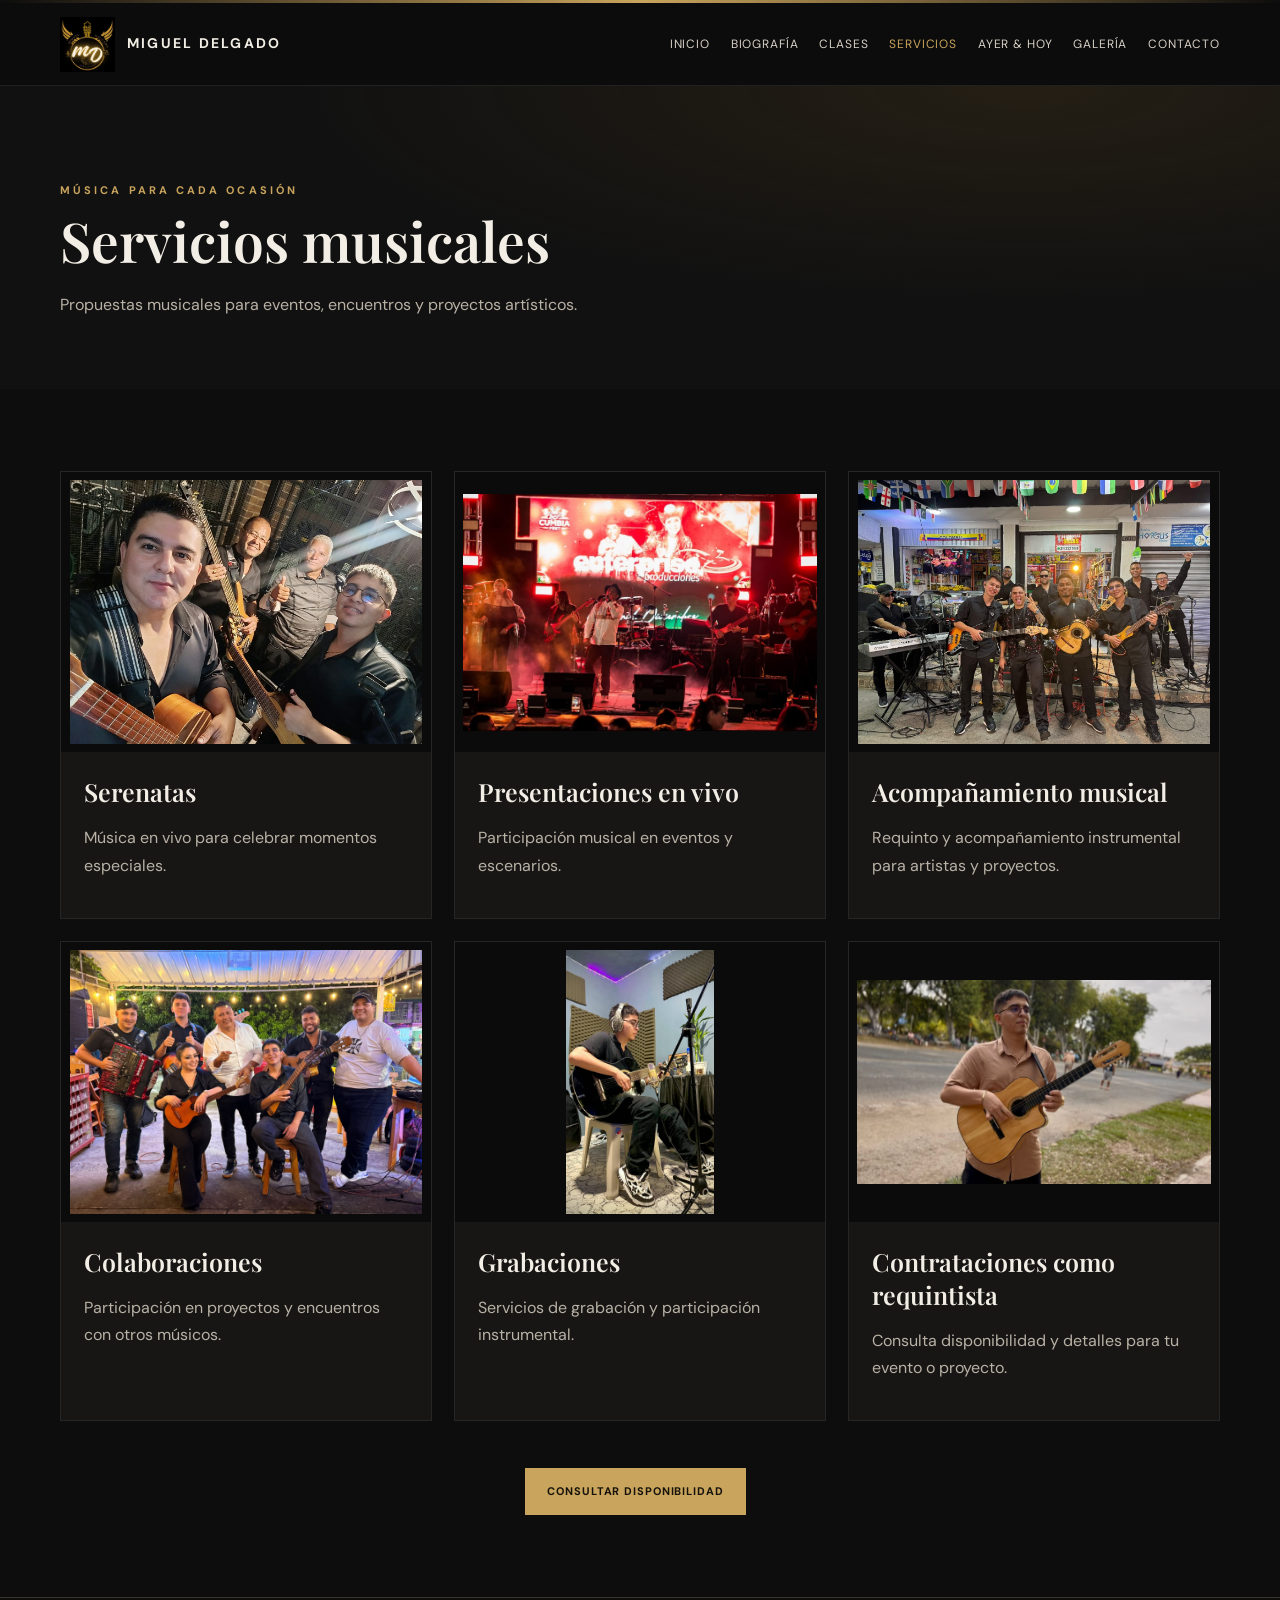
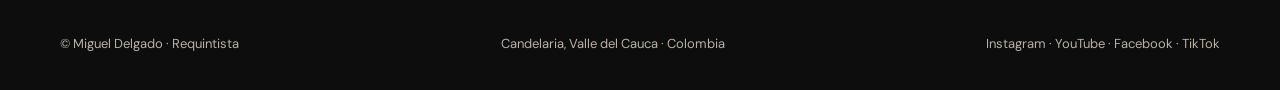
<file: servicios.html>
<!doctype html><html lang="es"><head><meta charset="utf-8"><meta name="viewport" content="width=device-width, initial-scale=1"><meta name="description" content="Miguel Delgado, músico requintista de Candelaria, Valle del Cauca. Clases, serenatas, presentaciones y música."><title>Servicios | Miguel Delgado</title><link rel="stylesheet" href="styles.css"></head><body><div class="topline"></div><header><div class="wrap nav"><a class="brand" href="index.html"><img src="assets/logo-miguel.png" alt="Miguel Delgado para contrataciones como requintista"><span>MIGUEL DELGADO</span></a><button class="menu" aria-label="Abrir menú">MENÚ</button><nav class="links"><a href="index.html">Inicio</a><a href="biografia.html">Biografía</a><a href="clases.html">Clases</a><a href="servicios.html">Servicios</a><a href="ayer-hoy.html">Ayer & Hoy</a><a href="galeria.html">Galería</a><a href="contacto.html">Contacto</a></nav></div></header><main><section class="pagehead"><div class="wrap"><div class="eyebrow">Música para cada ocasión</div><h1>Servicios musicales</h1><p>Propuestas musicales para eventos, encuentros y proyectos artísticos.</p></div></section><section class="section"><div class="wrap"><div class="grid"><article class="card"><img src="assets/servicio-serenatas.jpg" alt="Miguel Delgado en una serenata"><div class="pad"><h3>Serenatas</h3><p>Música en vivo para celebrar momentos especiales.</p></div></article><article class="card"><img src="assets/servicio-presentaciones.jpg" alt="Miguel Delgado en una presentación en vivo"><div class="pad"><h3>Presentaciones en vivo</h3><p>Participación musical en eventos y escenarios.</p></div></article><article class="card"><img src="assets/servicio-acompanamiento.jpg" alt="Miguel Delgado realizando acompañamiento musical"><div class="pad"><h3>Acompañamiento musical</h3><p>Requinto y acompañamiento instrumental para artistas y proyectos.</p></div></article><article class="card"><img src="assets/servicio-colaboraciones.jpg" alt="Miguel Delgado en una colaboración musical"><div class="pad"><h3>Colaboraciones</h3><p>Participación en proyectos y encuentros con otros músicos.</p></div></article><article class="card"><img src="assets/servicio-grabaciones.jpg" alt="Miguel Delgado en una grabación"><div class="pad"><h3>Grabaciones</h3><p>Servicios de grabación y participación instrumental.</p></div></article><article class="card"><img src="assets/servicio-contrataciones.jpg" alt="Miguel Delgado para contrataciones como requintista"><div class="pad"><h3>Contrataciones como requintista</h3><p>Consulta disponibilidad y detalles para tu evento o proyecto.</p></div></article></div><div class="center" style="margin-top:35px"><a class="btn primary" href="https://wa.me/573226481501?text=Hola%20Miguel%2C%20quiero%20consultar%20por%20una%20contrataci%C3%B3n." target="_blank">Consultar disponibilidad</a></div></div></section></main><footer><div class="wrap foot"><div>© Miguel Delgado · Requintista</div><div>Candelaria, Valle del Cauca · Colombia</div><div><a href="https://www.instagram.com/migueldelgado526/" target="_blank" rel="noopener">Instagram</a> · <a href="https://www.youtube.com/@migueldelgado_requinto" target="_blank" rel="noopener">YouTube</a> · <a href="https://www.facebook.com/share/1Fcs1bS8Py/?mibextid=wwXIfr" target="_blank" rel="noopener">Facebook</a> · <a href="https://www.tiktok.com/@miguel.delgado0729?is_from_webapp=1&amp;sender_device=pc" target="_blank" rel="noopener">TikTok</a></div></div></footer><script src="script.js"></script></body></html>
</file>
<file: styles.css>
@import url('https://fonts.googleapis.com/css2?family=DM+Sans:wght@400;500;600;700&family=Playfair+Display:wght@500;600;700&display=swap');
:root{--bg:#0d0d0d;--panel:#171615;--gold:#c9a45c;--cream:#f3eee5;--muted:#b9b1a5;--line:#39342c}*{box-sizing:border-box}html{scroll-behavior:smooth}body{margin:0;background:var(--bg);color:var(--cream);font-family:'DM Sans',sans-serif;line-height:1.7}a{color:inherit;text-decoration:none}img{display:block;max-width:100%}.wrap{width:min(1160px,92%);margin:auto}.topline{height:3px;background:linear-gradient(90deg,transparent,var(--gold),transparent)}header{position:sticky;top:0;z-index:10;background:#0d0d0ded;backdrop-filter:blur(14px);border-bottom:1px solid #ffffff16}.nav{min-height:82px;display:flex;align-items:center;justify-content:space-between;gap:24px}.brand{display:flex;align-items:center;gap:12px;font-weight:700;letter-spacing:.14em}.brand img{width:55px;height:55px;object-fit:contain}.brand span{font-size:14px}.links{display:flex;gap:21px;align-items:center;flex-wrap:wrap}.links a{font-size:12px;letter-spacing:.07em;text-transform:uppercase;color:#d7d0c5}.links a:hover,.links a.active{color:var(--gold)}.menu{display:none;background:none;border:1px solid var(--line);color:var(--cream);padding:9px 12px}.hero{min-height:650px;display:grid;align-items:center;background:linear-gradient(90deg,#0d0d0d 0%,#0d0d0de8 43%,#0d0d0d30 100%),url('assets/miguel-requinto-2.jpg') center 38%/cover}.hero .inner{padding:90px 0;max-width:660px}.eyebrow{color:var(--gold);font-size:11px;letter-spacing:.28em;text-transform:uppercase;font-weight:700}.hero h1{font:600 clamp(48px,8vw,92px)/1.02 'Playfair Display',serif;margin:18px 0}.hero p{font-size:18px;color:#ddd5c9;max-width:540px}.btn{display:inline-flex;padding:13px 21px;border:1px solid var(--gold);color:var(--cream);letter-spacing:.08em;text-transform:uppercase;font-size:11px;font-weight:700;margin:12px 9px 0 0}.btn.primary{background:var(--gold);color:#15120c}.btn:hover{background:var(--cream);color:#111}.section{padding:82px 0}.section.alt{background:#141312}.section h2,.pagehead h1{font:600 clamp(34px,5vw,55px)/1.12 'Playfair Display',serif;margin:10px 0 20px}.lead{font-size:18px;color:#d4ccbf;max-width:760px}.grid{display:grid;grid-template-columns:repeat(3,1fr);gap:22px}.card{background:var(--panel);border:1px solid #ffffff12;overflow:hidden}.card img{width:100%;height:280px;object-fit:contain;background:#0b0b0b;padding:8px}.card .pad{padding:23px}.card h3{font:600 25px 'Playfair Display',serif;margin:0 0 8px}.card p{color:var(--muted)}.textlink{color:var(--gold);font-size:12px;letter-spacing:.1em;text-transform:uppercase;font-weight:700}.split{display:grid;grid-template-columns:1fr 1fr;gap:55px;align-items:center}.split img{width:100%;max-height:560px;object-fit:contain;background:#111;padding:6px}.pagehead{padding:95px 0 55px;background:radial-gradient(ellipse at 80% 0%,#4c3a1b55,transparent 50%),#111}.pagehead p{color:var(--muted);max-width:760px}.prose{max-width:850px}.prose h3{font:600 27px 'Playfair Display',serif;color:var(--gold);margin:35px 0 8px}.prose p{color:#d1c9bd}.quote{border-left:2px solid var(--gold);padding:10px 25px;margin:30px 0;font:italic 24px 'Playfair Display',serif;color:#e7d7b8}.feature{background:var(--panel);border:1px solid #ffffff18;padding:30px}.feature h3{font:600 27px 'Playfair Display',serif;margin-top:0}.list{padding-left:20px;color:#d1c9bd}.list li{padding:5px 0}.gallery{display:grid;grid-template-columns:repeat(3,1fr);gap:13px}.gallery img{height:340px;width:100%;object-fit:contain;background:#111;padding:6px}.video{position:relative;padding-bottom:56.25%;height:0;overflow:hidden;background:#000}.video iframe{position:absolute;inset:0;width:100%;height:100%;border:0}.socials{display:flex;gap:12px;flex-wrap:wrap}.socials a{border:1px solid var(--line);padding:12px 16px;color:var(--gold)}footer{border-top:1px solid var(--line);padding:35px 0;color:var(--muted);font-size:13px}.foot{display:flex;justify-content:space-between;gap:25px;flex-wrap:wrap}.small{font-size:13px;color:var(--muted)}.gold{color:var(--gold)}.center{text-align:center}.center .lead{margin:0 auto}
@media(max-width:850px){.links{display:none;position:absolute;top:82px;left:0;right:0;background:#111;padding:22px 4%;flex-direction:column;align-items:flex-start;border-bottom:1px solid var(--line)}.links.open{display:flex}.menu{display:block}.grid{grid-template-columns:1fr 1fr}.split{grid-template-columns:1fr;gap:30px}.hero{min-height:590px;background-position:58% center}.gallery{grid-template-columns:1fr 1fr}}
@media(max-width:560px){.grid{grid-template-columns:1fr}.hero{min-height:610px;background-position:60% center}.hero .inner{padding:75px 0}.section{padding:60px 0}.gallery{grid-template-columns:1fr}.gallery img{height:auto;max-height:480px}.brand span{font-size:12px}}
</file>
